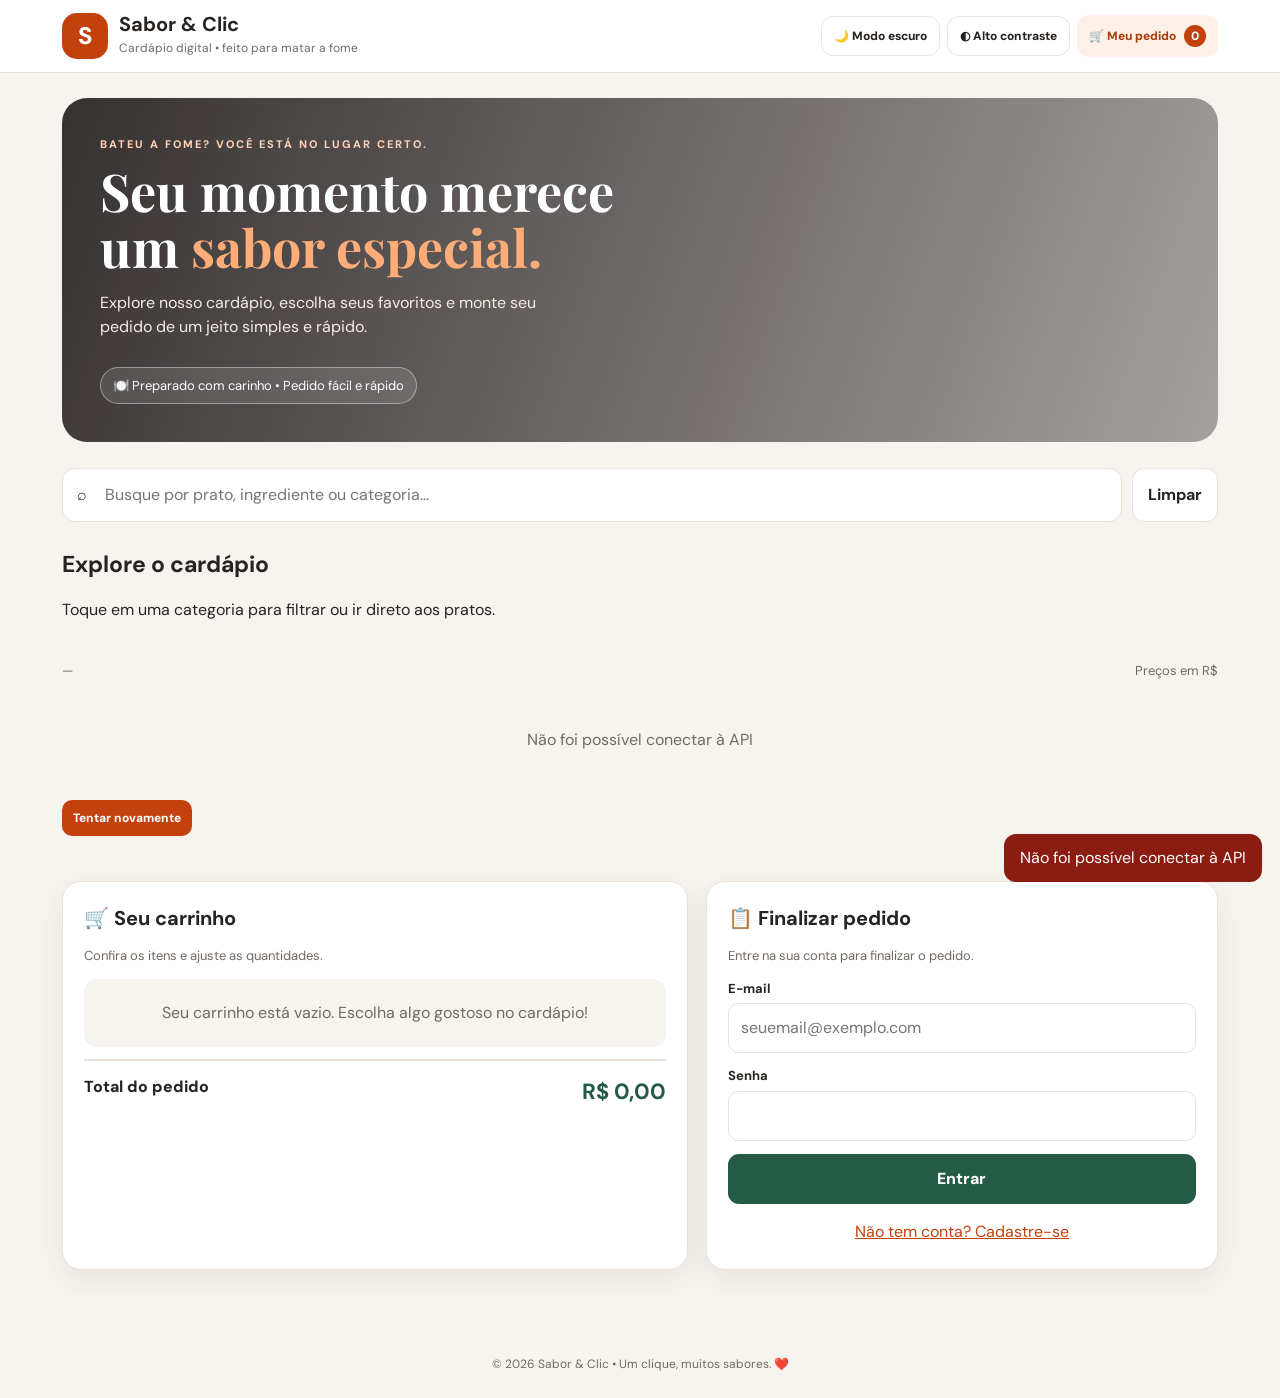
<file: sabor-clic-completo/frontend/index.html>
<!doctype html>
<html lang="pt-BR">
<head>
  <meta charset="utf-8">
  <meta name="viewport" content="width=device-width, initial-scale=1">
  <meta name="theme-color" content="#f36b21">
  <title>Sabor &amp; Clic | Cardápio Digital</title>
  <link rel="stylesheet" href="css/style.css">
</head>
<body>
  <header>
    <div class="topbar">
      <div class="brand">
        <div class="brand-mark">S</div>
        <div>
          <h1>Sabor &amp; Clic</h1>
          <small>Cardápio digital • feito para matar a fome</small>
        </div>
      </div>
      <div class="header-actions">
        <button class="access-btn" id="darkMode" type="button" aria-pressed="false">🌙 Modo escuro</button>
        <button class="access-btn" id="highContrast" type="button" aria-pressed="false">◐ Alto contraste</button>
        <span class="user-pill" id="usuarioLogado" hidden></span>
        <button class="access-btn" id="botaoLogout" type="button" hidden>Sair</button>
        <button class="cart-pill" id="goCart" type="button">🛒 Meu pedido <span id="counter">0</span></button>
      </div>
    </div>
  </header>

  <main>
    <section class="hero">
      <div class="hero-content">
        <div class="eyebrow">Bateu a fome? Você está no lugar certo.</div>
        <h2>Seu momento merece um <em>sabor especial.</em></h2>
        <p>Explore nosso cardápio, escolha seus favoritos e monte seu pedido de um jeito simples e rápido.</p>
        <div class="hero-note">🍽️ Preparado com carinho • Pedido fácil e rápido</div>
      </div>
    </section>

    <div class="toolbar">
      <div class="search-wrap">
        <span aria-hidden="true">⌕</span>
        <input id="search" class="search" type="search" aria-label="Buscar no cardápio" placeholder="Busque por prato, ingrediente ou categoria...">
      </div>
      <button class="clear-search" id="clearSearch" type="button">Limpar</button>
    </div>

    <div class="section-heading" id="cardapio">
      <h2>Explore o cardápio</h2>
      <p>Toque em uma categoria para filtrar ou ir direto aos pratos.</p>
    </div>

    <nav class="categories" id="categoryNav" aria-label="Categorias do cardápio"></nav>

    <div class="menu-info">
      <span id="resultCount" aria-live="polite">—</span>
      <span>Preços em R$</span>
    </div>

    <div class="empty-results" id="emptyResults" hidden>
      <p>Nenhum prato encontrado para sua busca ou filtro.</p>
      <button class="add-btn" id="resetFiltersBtn" type="button">Mostrar todos os pratos</button>
    </div>

    <div id="menuRoot" aria-busy="true"></div>

    <section class="lower-grid" id="pedido">
      <div class="panel">
        <h2>🛒 Seu carrinho</h2>
        <p class="panel-sub">Confira os itens e ajuste as quantidades.</p>
        <div id="cartItems">
          <div class="empty-cart">Seu carrinho está vazio. Escolha algo gostoso no cardápio!</div>
        </div>
        <div class="total-row">
          <span>Total do pedido</span>
          <strong id="total">R$ 0,00</strong>
        </div>
      </div>

      <div class="panel">
        <h2>📋 Finalizar pedido</h2>
        <p class="panel-sub" id="checkoutSub">Entre na sua conta para finalizar o pedido.</p>

        <form id="formLogin">
          <div class="field">
            <label for="email">E-mail</label>
            <input id="email" type="email" required autocomplete="username" placeholder="seuemail@exemplo.com">
          </div>
          <div class="field">
            <label for="senha">Senha</label>
            <input id="senha" type="password" required autocomplete="current-password">
          </div>
          <button class="checkout-btn" id="botaoLogin" type="submit">Entrar</button>
        </form>

        <form id="formCadastro" hidden>
          <div class="field">
            <label for="cadNome">Nome</label>
            <input id="cadNome" type="text" required maxlength="150" autocomplete="name">
          </div>
          <div class="field">
            <label for="cadEmail">E-mail</label>
            <input id="cadEmail" type="email" required maxlength="150" autocomplete="username">
          </div>
          <div class="field">
            <label for="cadSenha">Senha (mínimo 8 caracteres)</label>
            <input id="cadSenha" type="password" required minlength="8" maxlength="128" autocomplete="new-password">
          </div>
          <button class="checkout-btn" id="botaoCadastro" type="submit">Criar conta</button>
        </form>

        <p class="conta-alternar" id="alternarConta">
          <button class="link-btn" id="linkCadastro" type="button">Não tem conta? Cadastre-se</button>
          <button class="link-btn" id="linkLogin" type="button" hidden>Já tenho conta</button>
        </p>

        <p class="empty-cart" id="avisoPerfil" hidden></p>

        <form id="checkoutForm" hidden>
          <div class="field">
            <label for="customerNotes">Observações do pedido (opcional)</label>
            <textarea id="customerNotes" maxlength="300" placeholder="Ex: Tirar cebola, ponto da carne bem passado, enviar sachês..."></textarea>
          </div>
          <button class="checkout-btn" id="botaoPedido" type="submit">Confirmar meu pedido →</button>
          <p class="checkout-note">O pedido é registrado no sistema em nome da conta conectada.</p>
        </form>
      </div>
    </section>

    <section class="panel painel-pedidos" id="painelMeusPedidos" aria-labelledby="tituloMeusPedidos" hidden>
      <h2 id="tituloMeusPedidos">📦 Meus pedidos</h2>
      <p class="panel-sub" id="subMeusPedidos">Acompanhe o andamento. A lista atualiza sozinha.</p>
      <div id="listaMeusPedidos" class="lista-pedidos"></div>
    </section>

    <section class="panel painel-pedidos" id="painelFila" aria-labelledby="tituloFila" hidden>
      <h2 id="tituloFila">👨‍🍳 Fila da cozinha</h2>
      <p class="panel-sub" id="subFila">Pedidos em ordem de chegada. A lista atualiza sozinha.</p>
      <div id="listaFila" class="lista-pedidos"></div>
      <h3 class="subtitulo-fila" id="tituloProntos" hidden>Prontos para entrega</h3>
      <div id="listaProntos" class="lista-pedidos lista-prontos"></div>
    </section>
  </main>

  <div class="toast" id="toast" role="status" aria-live="polite"></div>

  <div class="modal-backdrop" id="orderModal" role="dialog" aria-modal="true" aria-labelledby="modalTitle">
    <div class="modal-card">
      <div class="modal-header">
        <div class="modal-icon">✅</div>
        <div>
          <div class="modal-order-id" id="modalOrderNumber">Pedido de demonstração</div>
          <h3 id="modalTitle">Pedido confirmado!</h3>
        </div>
      </div>
      <p id="modalGreeting" class="modal-greeting"></p>
      <div class="modal-summary" id="modalSummary"></div>
      <button class="checkout-btn" id="closeModalBtn" type="button">Fechar e voltar ao cardápio</button>
    </div>
  </div>

  <footer>© 2026 Sabor &amp; Clic • Um clique, muitos sabores. ❤️</footer>

  <script type="module" src="js/app.js"></script>
</body>
</html>
</file>
<file: sabor-clic-completo/frontend/css/style.css>
@import url('https://fonts.googleapis.com/css2?family=DM+Sans:wght@400;500;600;700;800&family=Playfair+Display:wght@700;800&display=swap');

:root {
  color-scheme: light;
  --bg: #f7f4f0;
  --surface: #ffffff;
  --text: #272320;
  --muted: #716a64;
  --line: #e9e2da;
  --accent: #f36b21;
  --accent-dark: #9a3412;
  --accent-strong: #c2410c; /* 5,2:1 com texto branco (AA) */
  --green: #245b45;
  --shadow: 0 10px 30px rgba(45, 30, 18, .08);
}

* { box-sizing: border-box; }
html { scroll-behavior: smooth; scroll-padding-top: 100px; }
body { margin: 0; background: var(--bg); color: var(--text); font-family: 'DM Sans', Arial, sans-serif; line-height: 1.5; }
button, input, textarea { font: inherit; }
button, a { cursor: pointer; }

html.dark-mode, body.dark-mode {
  color-scheme: dark;
  --bg: #151413;
  --surface: #24211f;
  --text: #f4eee8;
  --muted: #d0c7bf;
  --line: #514941;
  --green: #a8dfb9;
  --shadow: 0 10px 25px #0005;
}

html.high-contrast, body.high-contrast {
  color-scheme: light;
  --bg: #ffffff;
  --surface: #ffffff;
  --text: #000000;
  --muted: #111111;
  --line: #000000;
  --green: #004b20;
  --accent: #ffcf00;
  --accent-dark: #e4b900;
  --accent-strong: #ffcf00;
  --shadow: none;
}

header { position: sticky; top: 0; z-index: 10; background: var(--surface); border-bottom: 1px solid var(--line); }
.topbar { max-width: 1200px; margin: auto; padding: 13px 22px; display: flex; align-items: center; justify-content: space-between; gap: 14px; }
.brand { display: flex; align-items: center; gap: 11px; }
.brand-mark { width: 46px; height: 46px; border-radius: 15px; background: var(--accent-strong); display: grid; place-items: center; color: #ffffff; font-size: 24px; font-weight: 800; }
.brand h1 { font-size: 20px; line-height: 1.1; margin: 0; }
.brand small { color: var(--muted); font-size: 12px; }
.header-actions { display: flex; align-items: center; justify-content: flex-end; gap: 7px; flex-wrap: wrap; }
.access-btn, .cart-pill { border: 1px solid var(--line); background: var(--surface); color: var(--text); border-radius: 12px; padding: 10px 12px; font-size: 12px; font-weight: 800; }
.access-btn[aria-pressed=true] { outline: 3px solid var(--accent); outline-offset: 2px; }
.cart-pill { background: #fff0e7; color: #a63f0c; border: 0; white-space: nowrap; }
.cart-pill span { display: inline-grid; place-items: center; min-width: 22px; height: 22px; padding: 0 5px; margin-left: 5px; border-radius: 20px; background: var(--accent-strong); color: white; }

main { max-width: 1200px; margin: auto; padding: 25px 22px 60px; }
.hero { min-height: 260px; border-radius: 25px; padding: 38px; background: linear-gradient(110deg, #1b1616e0, #1b161660), url('https://images.unsplash.com/photo-1555939594-58d7cb561ad1?auto=format&fit=crop&w=1800&q=85') center/cover; color: #ffffff; display: flex; align-items: center; }
.hero-content { max-width: 570px; }
.eyebrow { font-size: 11px; font-weight: 800; letter-spacing: 2px; text-transform: uppercase; color: #ffd0b3; }
.hero h2 { font: bold clamp(34px, 5vw, 52px)/1.08 'Playfair Display', Georgia, serif; margin: 10px 0; }
.hero h2 em { font-style: normal; color: #ffad78; }
.hero p { max-width: 460px; color: #f7ece4; }
.hero-note { display: inline-block; margin-top: 12px; padding: 8px 12px; border: 1px solid #ffffff66; border-radius: 30px; background: #ffffff1c; font-size: 13px; }

.toolbar { display: flex; gap: 10px; margin: 26px 0 20px; }
.search-wrap { position: relative; flex: 1; }
.search-wrap span { position: absolute; left: 15px; top: 50%; transform: translateY(-50%); }
.search { width: 100%; padding: 14px 15px 14px 42px; border: 1px solid var(--line); border-radius: 13px; background: var(--surface); color: var(--text); }
.clear-search { border: 1px solid var(--line); background: var(--surface); color: var(--text); border-radius: 12px; padding: 0 15px; font-weight: 700; }

.section-heading { margin: 25px 0 12px; }
.section-heading h2 { font-size: 23px; margin: 0; }
.categories { display: flex; gap: 8px; overflow-x: auto; padding: 3px 1px 11px; }
.chip { white-space: nowrap; text-decoration: none; border: 1px solid var(--line); background: var(--surface); color: var(--text); border-radius: 30px; padding: 9px 14px; font-size: 13px; font-weight: 800; transition: background .15s, color .15s, border-color .15s; }
.chip.active { background: var(--accent-strong); color: #ffffff; border-color: var(--accent-strong); }

.menu-info { display: flex; justify-content: space-between; color: var(--muted); font-size: 13px; margin: 9px 0; }
.product-grid { display: grid; grid-template-columns: repeat(3, minmax(0, 1fr)); gap: 18px; }
.product { display: flex; flex-direction: column; background: var(--surface); border: 1px solid var(--line); border-radius: 18px; overflow: hidden; box-shadow: var(--shadow); min-width: 0; transition: transform .15s ease; }
.product:hover { transform: translateY(-2px); }
.product[hidden], .category-section[hidden], .empty-results[hidden] { display: none !important; }

.product-photo { height: 185px; position: relative; background: #eee1d4; overflow: hidden; }
.product-photo img { width: 100%; height: 100%; object-fit: cover; display: block; }
.product-tag { position: absolute; top: 10px; left: 10px; background: #fffef0; color: #28563d; border-radius: 30px; padding: 5px 9px; font-size: 11px; font-weight: 800; }
.product-seal { position: absolute; top: 10px; right: 10px; background: #d95312; color: #ffffff; border-radius: 30px; padding: 5px 9px; font-size: 11px; font-weight: 800; }
.product-seal.veg { background: #245b45; }

.product-body { padding: 15px; display: flex; flex-direction: column; justify-content: space-between; gap: 14px; flex: 1; }
.product h3 { font-size: 16px; margin: 0; }
.product-desc { color: var(--muted); font-size: 12px; min-height: 35px; margin: 7px 0 0; }
.product-bottom { display: flex; align-items: center; justify-content: space-between; gap: 8px; }
.price { font-size: 18px; font-weight: 800; color: var(--green); }
.price:before { content: 'R$ '; }
.add-btn { border: 0; border-radius: 10px; background: var(--accent-strong); color: #ffffff; padding: 9px 11px; font-size: 12px; font-weight: 800; }
.add-btn:hover { background: var(--accent-dark); }

.empty-results { padding: 32px 20px; background: var(--surface); border: 1px solid var(--line); border-radius: 18px; color: var(--muted); text-align: center; margin-top: 16px; }
.empty-results p { margin: 0 0 14px; font-size: 15px; }

.lower-grid { display: grid; grid-template-columns: 1.1fr .9fr; gap: 18px; margin-top: 45px; }
.panel { background: var(--surface); border: 1px solid var(--line); border-radius: 19px; padding: 21px; box-shadow: var(--shadow); }
.panel h2 { margin: 0; font-size: 20px; }
.panel-sub { color: var(--muted); font-size: 13px; }
.empty-cart { background: var(--bg); color: var(--muted); padding: 22px; border-radius: 13px; text-align: center; }
.cart-item { display: grid; grid-template-columns: 1fr auto; gap: 10px; padding: 13px 0; border-bottom: 1px solid var(--line); }
.cart-item h3 { font-size: 14px; margin: 0; }
.cart-item small { color: var(--muted); }
.cart-controls { display: flex; align-items: center; gap: 8px; margin-top: 8px; }
.qty-btn { width: 28px; height: 28px; border: 0; border-radius: 8px; background: #fff0e7; color: #a63f0c; font-weight: 800; }
.remove-btn { border: 0; background: none; color: #b33b2e; font-size: 12px; }
.total-row { display: flex; justify-content: space-between; border-top: 2px solid var(--line); margin-top: 12px; padding-top: 14px; font-weight: 800; }
.total-row strong { font-size: 22px; color: var(--green); }

.field { margin-bottom: 13px; }
.field label { display: block; font-size: 13px; font-weight: 700; margin-bottom: 5px; }
.field input, .field textarea { width: 100%; padding: 12px; border: 1px solid var(--line); border-radius: 10px; background: var(--surface); color: var(--text); }
.field textarea { resize: vertical; min-height: 70px; }
.checkout-btn { width: 100%; border: 0; background: var(--green); color: #ffffff; border-radius: 11px; padding: 13px; font-weight: 800; }
.checkout-note, .muted { color: var(--muted); font-size: 11px; }

.cart-pill.bump { animation: bump .35s ease; }
@keyframes bump { 0% { transform: scale(1); } 50% { transform: scale(1.12); } 100% { transform: scale(1); } }
.add-btn.added { background: var(--green); }
.toast { position: fixed; right: 18px; bottom: 18px; background: #262321; color: #ffffff; padding: 12px 16px; border-radius: 12px; opacity: 0; transform: translateY(8px); transition: opacity .2s, transform .2s; pointer-events: none; z-index: 40; }
.toast.show { opacity: 1; transform: translateY(0); }

/* Modal de Confirmação */
.modal-backdrop { position: fixed; inset: 0; background: rgba(0, 0, 0, .65); display: grid; place-items: center; padding: 16px; z-index: 50; opacity: 0; pointer-events: none; transition: opacity .2s; }
.modal-backdrop.open { opacity: 1; pointer-events: auto; }
.modal-card { background: var(--surface); color: var(--text); border: 1px solid var(--line); border-radius: 20px; max-width: 440px; width: 100%; padding: 24px; box-shadow: 0 20px 45px rgba(0, 0, 0, .3); }
.modal-header { display: flex; align-items: center; gap: 12px; margin-bottom: 12px; }
.modal-greeting { margin: 0; font-size: 14px; }
.modal-icon { width: 44px; height: 44px; border-radius: 12px; background: #e6f4ec; color: #245b45; display: grid; place-items: center; font-size: 22px; }
.modal-card h3 { margin: 0; font-size: 19px; }
.modal-order-id { font-size: 12px; color: var(--muted); font-weight: 700; }
.modal-summary { background: var(--bg); border-radius: 12px; padding: 14px; margin: 14px 0; font-size: 13px; }
.modal-summary ul { margin: 8px 0; padding-left: 18px; }
.modal-summary li { margin-bottom: 4px; }
.modal-obs { margin-top: 8px; padding-top: 8px; border-top: 1px dashed var(--line); font-style: italic; color: var(--muted); }
.modal-total { display: flex; justify-content: space-between; font-weight: 800; font-size: 16px; margin-top: 10px; padding-top: 10px; border-top: 1px solid var(--line); color: var(--green); }

footer { text-align: center; color: var(--muted); padding: 25px; font-size: 12px; }


.product-photo.photo-fallback { display: grid; place-items: center; color: var(--text); font-weight: 800; background: var(--line); }
.product-photo.photo-fallback span { padding: 12px; text-align: center; }
body.high-contrast .cart-pill { background: #000; color: #ffeb00; border: 2px solid #000; }
body.high-contrast .price, body.high-contrast .total-row strong, body.high-contrast .modal-total { color: #000; }
body.high-contrast .qty-btn { background: #ffeb00; color: #000; border: 2px solid #000; }
body.dark-mode .hero { border: 1px solid var(--line); }
body.dark-mode .search::placeholder, body.dark-mode .field input::placeholder, body.dark-mode .field textarea::placeholder { color: #c8beb5; }

/* Alto Contraste */
body.high-contrast .hero { background: #000000 !important; border: 3px solid #000000; }
body.high-contrast .product, body.high-contrast .panel, body.high-contrast .search, body.high-contrast .clear-search, body.high-contrast .chip, body.high-contrast .field input, body.high-contrast .field textarea, body.high-contrast .modal-card { border: 2px solid #000000; }
body.high-contrast .add-btn, body.high-contrast .checkout-btn, body.high-contrast .chip.active { background: #000000; color: #ffeb00; border: 2px solid #000000; }

/* Dark Mode */
body.dark-mode .product-tag { background: #24211f; color: #b8edc8; }
body.dark-mode .cart-pill { background: #453024; color: #ffd7bf; }
body.dark-mode .qty-btn { background: #3a2d25; color: #ffbe98; }
body.dark-mode .remove-btn { color: #ff8a7d; }
body.dark-mode .field input, body.dark-mode .field textarea { background: #171615; color: #ffffff; }
body.dark-mode .modal-icon { background: #1e352b; color: #a8dfb9; }
body.dark-mode .product-photo { background: #302b27; }
body.dark-mode .add-btn { background: #bd551d; color: #ffffff; }
body.dark-mode .checkout-btn { background: #26724d; color: #ffffff; }
body.dark-mode .chip.active { background: #bd551d; border-color: #bd551d; color: #ffffff; }
body.dark-mode .modal-icon { border: 1px solid #41634f; }

/* Estados acessíveis e cores reforçadas */
button:focus-visible, input:focus-visible, textarea:focus-visible {
  outline: 3px solid var(--accent);
  outline-offset: 3px;
}
body.high-contrast .brand-mark { background: #ffeb00; color: #000000; border: 2px solid #000000; }
body.high-contrast .access-btn,
body.high-contrast .cart-pill,
body.high-contrast .qty-btn,
body.high-contrast .remove-btn,
body.high-contrast .add-btn,
body.high-contrast .checkout-btn {
  background: #000000;
  color: #ffeb00;
  border: 2px solid #000000;
}
body.high-contrast .product-seal,
body.high-contrast .product-tag { background: #ffeb00; color: #000000; border: 2px solid #000000; }
body.high-contrast .eyebrow { color: #ffeb00; }
body.high-contrast .hero h2,
body.high-contrast .hero p { color: #ffffff; }
body.high-contrast .hero h2 em { color: #ffeb00; }
body.high-contrast .toast { background: #000000; color: #ffeb00; border: 2px solid #ffeb00; }
body.high-contrast .remove-btn { text-decoration: underline; }
body.high-contrast .access-btn[aria-pressed="true"] { outline: 3px solid #ffcf00; outline-offset: 3px; }

@media (max-width: 900px) {
  .product-grid { grid-template-columns: repeat(2, minmax(0, 1fr)); }
  .lower-grid { grid-template-columns: 1fr; }
}

@media (max-width: 620px) {
  .topbar { padding: 10px 12px; align-items: center; flex-wrap: wrap; }
  .header-actions { width: 100%; justify-content: space-between; }
  .access-btn, .cart-pill { flex: 1; text-align: center; }
  .brand h1 { font-size: 17px; }
  .brand-mark { width: 38px; height: 38px; }
  .brand small { font-size: 10px; }
  .header-actions { gap: 5px; }
  .access-btn, .cart-pill { padding: 8px; font-size: 10px; }
  main { padding: 15px 12px 40px; }
  .hero { padding: 24px 18px; min-height: 235px; }
  .hero h2 { font-size: 34px; }
  .toolbar { gap: 7px; }
  .search { padding: 12px 8px 12px 35px; font-size: 13px; }
  .clear-search { padding: 0 9px; font-size: 12px; }
  .product-grid { grid-template-columns: 1fr; gap: 12px; }
  .product { display: grid; grid-template-columns: 115px 1fr; min-height: 140px; }
  .product-photo { height: 100%; min-height: 140px; }
  .product-seal { top: auto; bottom: 8px; right: auto; left: 8px; font-size: 9px; padding: 3px 7px; }
  .product-body { padding: 11px; gap: 8px; }
  .product h3 { font-size: 14px; }
  .product-desc { font-size: 11px; min-height: 0; }
  .price { font-size: 15px; }
  .add-btn { font-size: 10px; padding: 8px; }
  .panel { padding: 16px; }
  html { scroll-padding-top: 125px; }
}
/* Conta, estados de carregamento e erros */
.user-pill { font-size: 12px; font-weight: 700; color: var(--muted); padding: 0 6px; }
.menu-estado { padding: 32px 20px; text-align: center; color: var(--muted); }
.toast.erro { background: #8a1c12; }
.checkout-btn:disabled, .add-btn:disabled { opacity: .65; cursor: wait; }
body.high-contrast .user-pill { color: #000000; }

/* Alternância entre login e cadastro */
.conta-alternar { margin: 12px 0 0; text-align: center; }
.link-btn { background: none; border: 0; padding: 4px; font: inherit; color: var(--accent-strong); text-decoration: underline; cursor: pointer; }
.link-btn:focus-visible { outline: 2px solid var(--accent-strong); outline-offset: 2px; }


/* Meus pedidos e fila da cozinha */
.painel-pedidos { margin-top: 18px; }
.lista-pedidos { display: grid; grid-template-columns: repeat(auto-fill, minmax(260px, 1fr)); gap: 12px; margin-top: 14px; }
.lista-pedidos:empty { display: none; }
.pedido-vazio { grid-column: 1 / -1; background: var(--bg); color: var(--muted); padding: 22px; border-radius: 13px; text-align: center; }
.pedido-card { background: var(--bg); border: 1px solid var(--line); border-radius: 14px; padding: 14px; display: flex; flex-direction: column; gap: 9px; }
.pedido-topo { display: flex; justify-content: space-between; align-items: baseline; gap: 8px; }
.pedido-topo strong { font-size: 15px; }
.pedido-hora { color: var(--muted); font-size: 12px; }
.pedido-itens { margin: 0; padding-left: 18px; font-size: 13px; }
.pedido-obs { margin: 0; font-size: 12px; color: var(--muted); font-style: italic; }
.pedido-rodape { display: flex; justify-content: space-between; align-items: center; gap: 8px; font-size: 13px; }
.pedido-rodape strong { color: var(--green); }
.status-selo { display: inline-block; align-self: flex-start; padding: 3px 10px; border-radius: 999px; border: 1px solid var(--line); background: var(--surface); font-size: 12px; font-weight: 800; }
.status-selo.etapa-0 { color: var(--muted); }
.status-selo.etapa-1, .status-selo.etapa-2 { color: var(--accent-dark); border-color: var(--accent-strong); }
.status-selo.etapa-3 { color: var(--green); border-color: var(--green); }
.etapas { display: grid; grid-template-columns: repeat(4, 1fr); gap: 4px; }
.etapa { height: 6px; border-radius: 3px; background: var(--line); }
.etapa.feita { background: var(--green); }
.subtitulo-fila { margin: 22px 0 0; font-size: 15px; color: var(--muted); }
.lista-prontos .pedido-card { opacity: .8; }
body.dark-mode .status-selo.etapa-1, body.dark-mode .status-selo.etapa-2 { color: #ffb78a; }
body.high-contrast .pedido-card, body.high-contrast .status-selo { border: 2px solid #000000; }
body.high-contrast .status-selo { color: #000000; }
body.high-contrast .etapa { background: #ffffff; border: 1px solid #000000; }
body.high-contrast .etapa.feita { background: #000000; }
</file>
